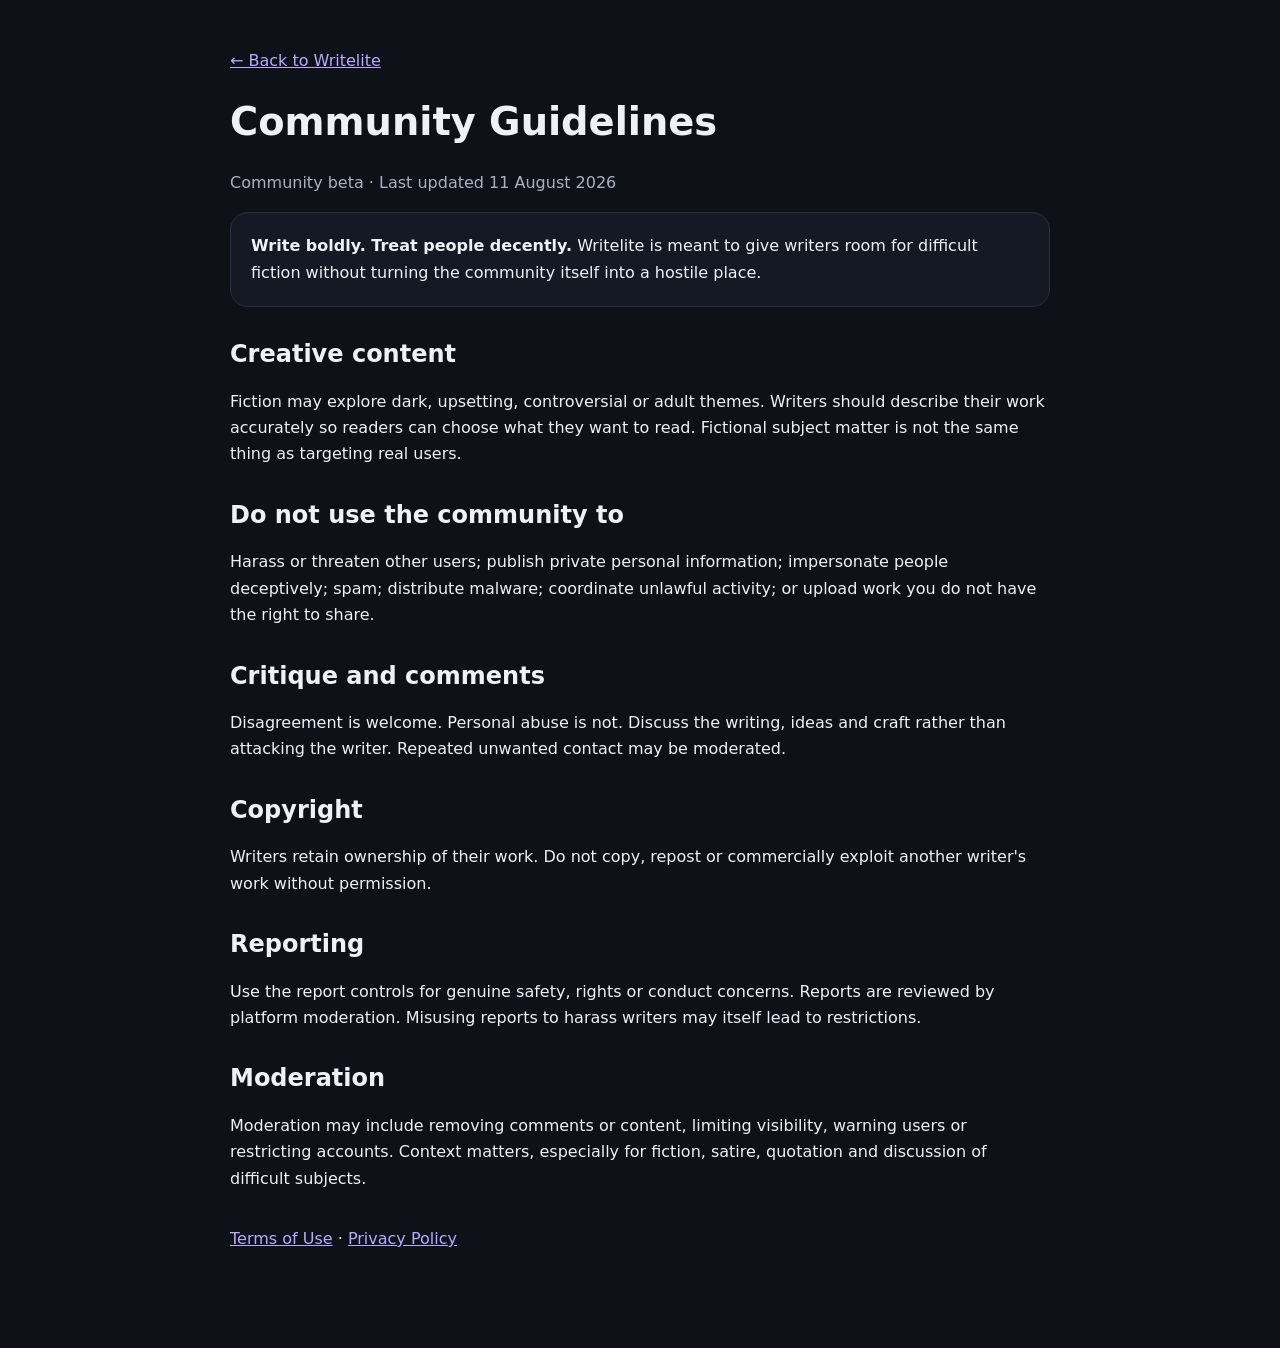
<file: guidelines.html>
<!doctype html><html lang="en-GB"><head><meta charset="utf-8"><meta name="viewport" content="width=device-width,initial-scale=1"><title>Community Guidelines — Writelite</title><style>body{margin:0;background:#0e1118;color:#eef2f7;font:16px/1.65 system-ui,-apple-system,sans-serif}main{max-width:820px;margin:auto;padding:48px 22px 80px}a{color:#bba8ff}h1,h2{line-height:1.15}h1{font-size:2.4rem}section{margin:34px 0}.card{padding:20px;border:1px solid #2a3040;border-radius:18px;background:#151923}.muted{color:#aab2c0}</style></head><body><main><a href="./">← Back to Writelite</a><h1>Community Guidelines</h1><p class="muted">Community beta · Last updated 11 August 2026</p><div class="card"><strong>Write boldly. Treat people decently.</strong> Writelite is meant to give writers room for difficult fiction without turning the community itself into a hostile place.</div><section><h2>Creative content</h2><p>Fiction may explore dark, upsetting, controversial or adult themes. Writers should describe their work accurately so readers can choose what they want to read. Fictional subject matter is not the same thing as targeting real users.</p></section><section><h2>Do not use the community to</h2><p>Harass or threaten other users; publish private personal information; impersonate people deceptively; spam; distribute malware; coordinate unlawful activity; or upload work you do not have the right to share.</p></section><section><h2>Critique and comments</h2><p>Disagreement is welcome. Personal abuse is not. Discuss the writing, ideas and craft rather than attacking the writer. Repeated unwanted contact may be moderated.</p></section><section><h2>Copyright</h2><p>Writers retain ownership of their work. Do not copy, repost or commercially exploit another writer's work without permission.</p></section><section><h2>Reporting</h2><p>Use the report controls for genuine safety, rights or conduct concerns. Reports are reviewed by platform moderation. Misusing reports to harass writers may itself lead to restrictions.</p></section><section><h2>Moderation</h2><p>Moderation may include removing comments or content, limiting visibility, warning users or restricting accounts. Context matters, especially for fiction, satire, quotation and discussion of difficult subjects.</p></section><p><a href="terms.html">Terms of Use</a> · <a href="privacy.html">Privacy Policy</a></p></main></body></html>
</file>
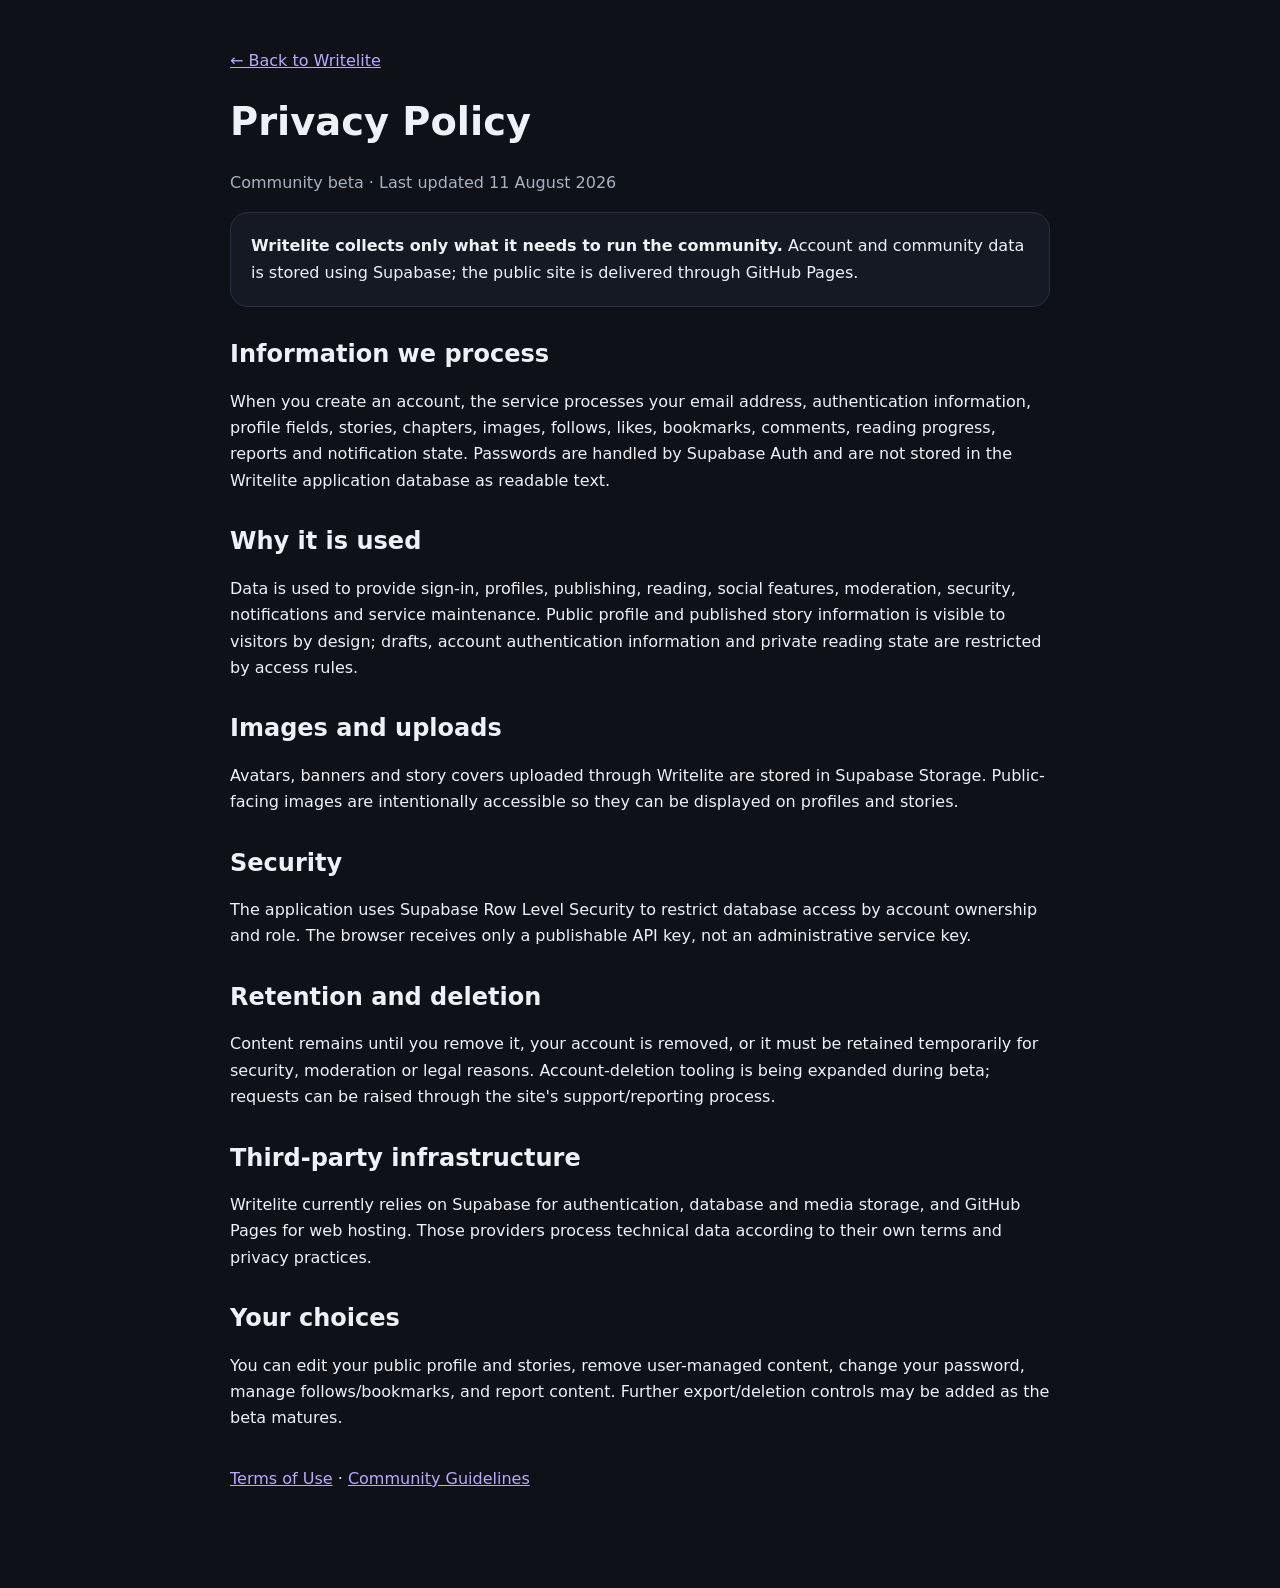
<file: privacy.html>
<!doctype html><html lang="en-GB"><head><meta charset="utf-8"><meta name="viewport" content="width=device-width,initial-scale=1"><title>Privacy Policy — Writelite</title><style>body{margin:0;background:#0e1118;color:#eef2f7;font:16px/1.65 system-ui,-apple-system,sans-serif}main{max-width:820px;margin:auto;padding:48px 22px 80px}a{color:#bba8ff}h1,h2{line-height:1.15}h1{font-size:2.4rem}section{margin:34px 0}.card{padding:20px;border:1px solid #2a3040;border-radius:18px;background:#151923}.muted{color:#aab2c0}</style></head><body><main><a href="./">← Back to Writelite</a><h1>Privacy Policy</h1><p class="muted">Community beta · Last updated 11 August 2026</p><div class="card"><strong>Writelite collects only what it needs to run the community.</strong> Account and community data is stored using Supabase; the public site is delivered through GitHub Pages.</div><section><h2>Information we process</h2><p>When you create an account, the service processes your email address, authentication information, profile fields, stories, chapters, images, follows, likes, bookmarks, comments, reading progress, reports and notification state. Passwords are handled by Supabase Auth and are not stored in the Writelite application database as readable text.</p></section><section><h2>Why it is used</h2><p>Data is used to provide sign-in, profiles, publishing, reading, social features, moderation, security, notifications and service maintenance. Public profile and published story information is visible to visitors by design; drafts, account authentication information and private reading state are restricted by access rules.</p></section><section><h2>Images and uploads</h2><p>Avatars, banners and story covers uploaded through Writelite are stored in Supabase Storage. Public-facing images are intentionally accessible so they can be displayed on profiles and stories.</p></section><section><h2>Security</h2><p>The application uses Supabase Row Level Security to restrict database access by account ownership and role. The browser receives only a publishable API key, not an administrative service key.</p></section><section><h2>Retention and deletion</h2><p>Content remains until you remove it, your account is removed, or it must be retained temporarily for security, moderation or legal reasons. Account-deletion tooling is being expanded during beta; requests can be raised through the site's support/reporting process.</p></section><section><h2>Third-party infrastructure</h2><p>Writelite currently relies on Supabase for authentication, database and media storage, and GitHub Pages for web hosting. Those providers process technical data according to their own terms and privacy practices.</p></section><section><h2>Your choices</h2><p>You can edit your public profile and stories, remove user-managed content, change your password, manage follows/bookmarks, and report content. Further export/deletion controls may be added as the beta matures.</p></section><p><a href="terms.html">Terms of Use</a> · <a href="guidelines.html">Community Guidelines</a></p></main></body></html>
</file>
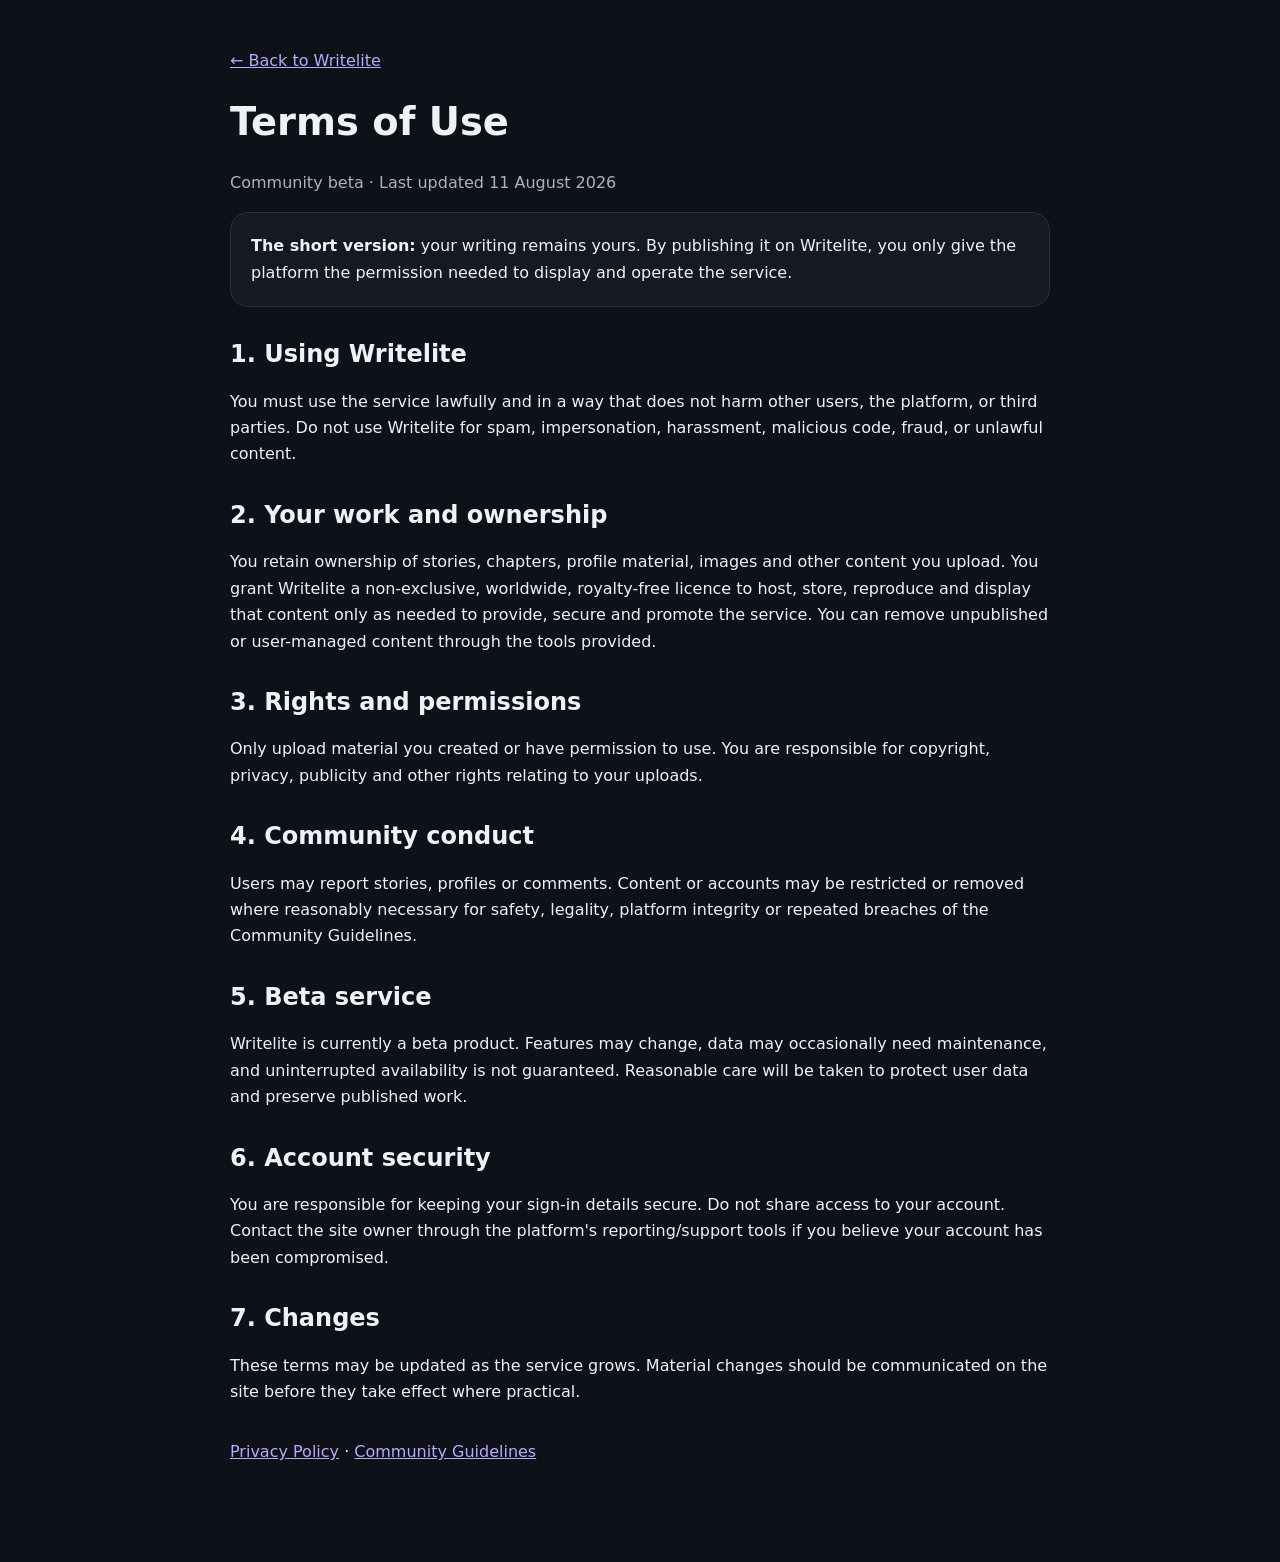
<file: terms.html>
<!doctype html><html lang="en-GB"><head><meta charset="utf-8"><meta name="viewport" content="width=device-width,initial-scale=1"><title>Terms of Use — Writelite</title><style>body{margin:0;background:#0e1118;color:#eef2f7;font:16px/1.65 system-ui,-apple-system,sans-serif}main{max-width:820px;margin:auto;padding:48px 22px 80px}a{color:#bba8ff}h1,h2{line-height:1.15}h1{font-size:2.4rem}section{margin:34px 0}.card{padding:20px;border:1px solid #2a3040;border-radius:18px;background:#151923}.muted{color:#aab2c0}</style></head><body><main><a href="./">← Back to Writelite</a><h1>Terms of Use</h1><p class="muted">Community beta · Last updated 11 August 2026</p><div class="card"><strong>The short version:</strong> your writing remains yours. By publishing it on Writelite, you only give the platform the permission needed to display and operate the service.</div><section><h2>1. Using Writelite</h2><p>You must use the service lawfully and in a way that does not harm other users, the platform, or third parties. Do not use Writelite for spam, impersonation, harassment, malicious code, fraud, or unlawful content.</p></section><section><h2>2. Your work and ownership</h2><p>You retain ownership of stories, chapters, profile material, images and other content you upload. You grant Writelite a non-exclusive, worldwide, royalty-free licence to host, store, reproduce and display that content only as needed to provide, secure and promote the service. You can remove unpublished or user-managed content through the tools provided.</p></section><section><h2>3. Rights and permissions</h2><p>Only upload material you created or have permission to use. You are responsible for copyright, privacy, publicity and other rights relating to your uploads.</p></section><section><h2>4. Community conduct</h2><p>Users may report stories, profiles or comments. Content or accounts may be restricted or removed where reasonably necessary for safety, legality, platform integrity or repeated breaches of the Community Guidelines.</p></section><section><h2>5. Beta service</h2><p>Writelite is currently a beta product. Features may change, data may occasionally need maintenance, and uninterrupted availability is not guaranteed. Reasonable care will be taken to protect user data and preserve published work.</p></section><section><h2>6. Account security</h2><p>You are responsible for keeping your sign-in details secure. Do not share access to your account. Contact the site owner through the platform's reporting/support tools if you believe your account has been compromised.</p></section><section><h2>7. Changes</h2><p>These terms may be updated as the service grows. Material changes should be communicated on the site before they take effect where practical.</p></section><p><a href="privacy.html">Privacy Policy</a> · <a href="guidelines.html">Community Guidelines</a></p></main></body></html>
</file>
